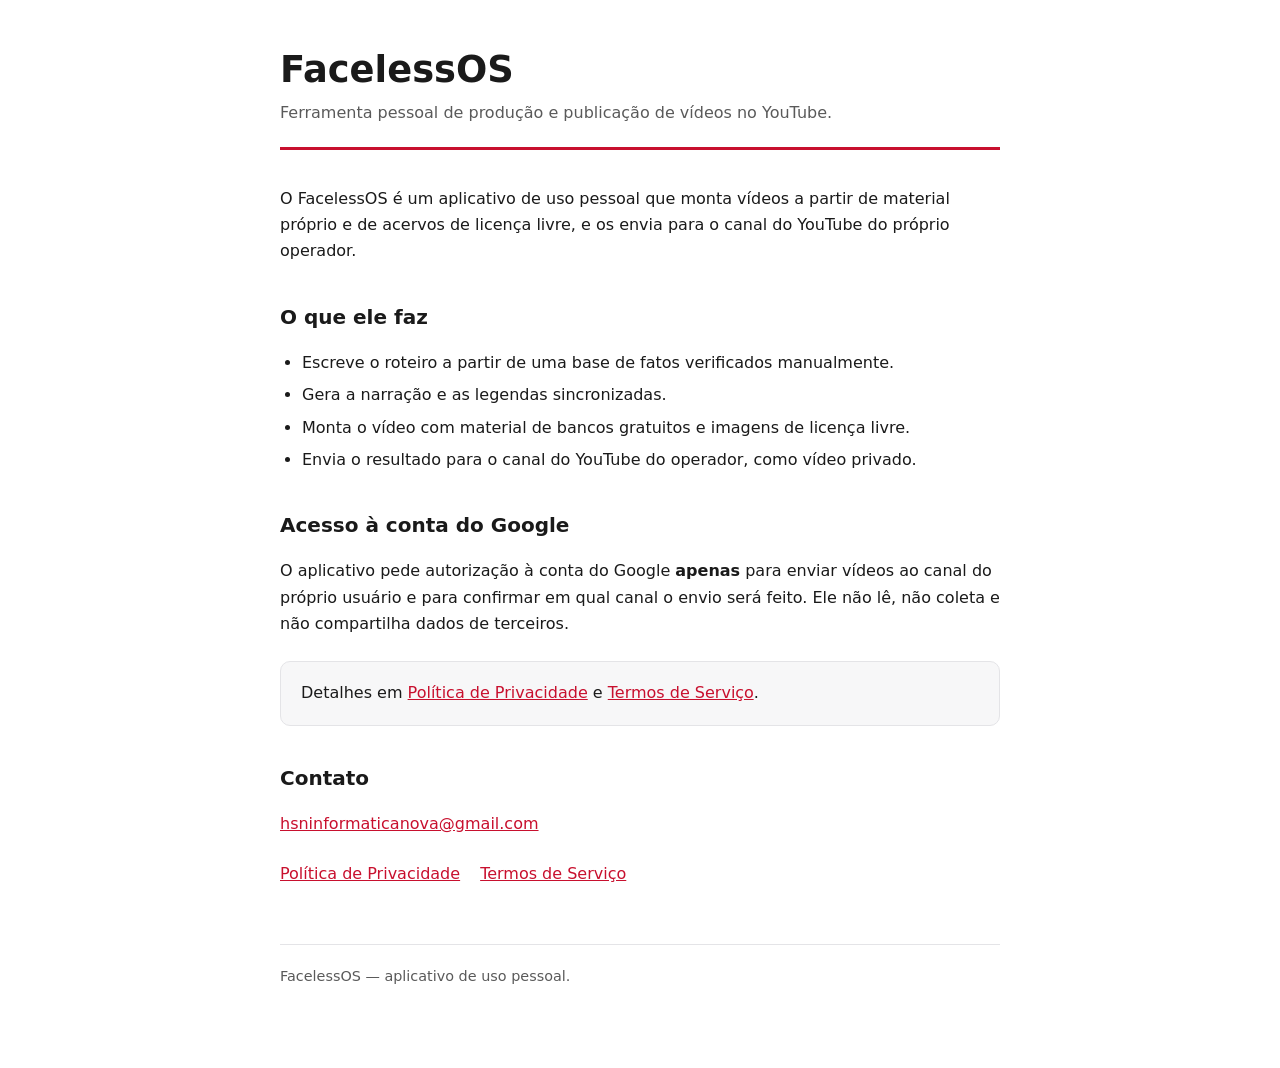
<file: index.html>
<!DOCTYPE html>
<html lang="pt-BR">
<head>
<meta charset="utf-8">
<meta name="viewport" content="width=device-width, initial-scale=1">
<!-- Verificação de propriedade no Google Search Console. Necessária para
     declarar github.io como domínio autorizado na tela de permissão OAuth.
     Não remover: sem ela o app volta a não poder ser publicado. -->
<meta name="google-site-verification" content="3DwY3MxEyoL3r9pAj_pKpSzbx9OA59x1wfsoEc50W54" />
<title>FacelessOS</title>
<meta name="description" content="Ferramenta pessoal de produção e publicação de vídeos no YouTube.">
<link rel="stylesheet" href="style.css">
</head>
<body>
<main>
  <header>
    <h1>FacelessOS</h1>
    <p class="sub">Ferramenta pessoal de produção e publicação de vídeos no YouTube.</p>
  </header>

  <p>
    O FacelessOS é um aplicativo de uso pessoal que monta vídeos a partir de
    material próprio e de acervos de licença livre, e os envia para o canal do
    YouTube do próprio operador.
  </p>

  <h2>O que ele faz</h2>
  <ul>
    <li>Escreve o roteiro a partir de uma base de fatos verificados manualmente.</li>
    <li>Gera a narração e as legendas sincronizadas.</li>
    <li>Monta o vídeo com material de bancos gratuitos e imagens de licença livre.</li>
    <li>Envia o resultado para o canal do YouTube do operador, como vídeo privado.</li>
  </ul>

  <h2>Acesso à conta do Google</h2>
  <p>
    O aplicativo pede autorização à conta do Google <strong>apenas</strong> para
    enviar vídeos ao canal do próprio usuário e para confirmar em qual canal o
    envio será feito. Ele não lê, não coleta e não compartilha dados de
    terceiros.
  </p>

  <div class="caixa">
    <p style="margin:0">
      Detalhes em <a href="privacidade.html">Política de Privacidade</a> e
      <a href="termos.html">Termos de Serviço</a>.
    </p>
  </div>

  <h2>Contato</h2>
  <p>
    <a href="mailto:hsninformaticanova@gmail.com">hsninformaticanova@gmail.com</a>
  </p>

  <nav>
    <a href="privacidade.html">Política de Privacidade</a>
    <a href="termos.html">Termos de Serviço</a>
  </nav>

  <footer>FacelessOS — aplicativo de uso pessoal.</footer>
</main>
</body>
</html>
</file>
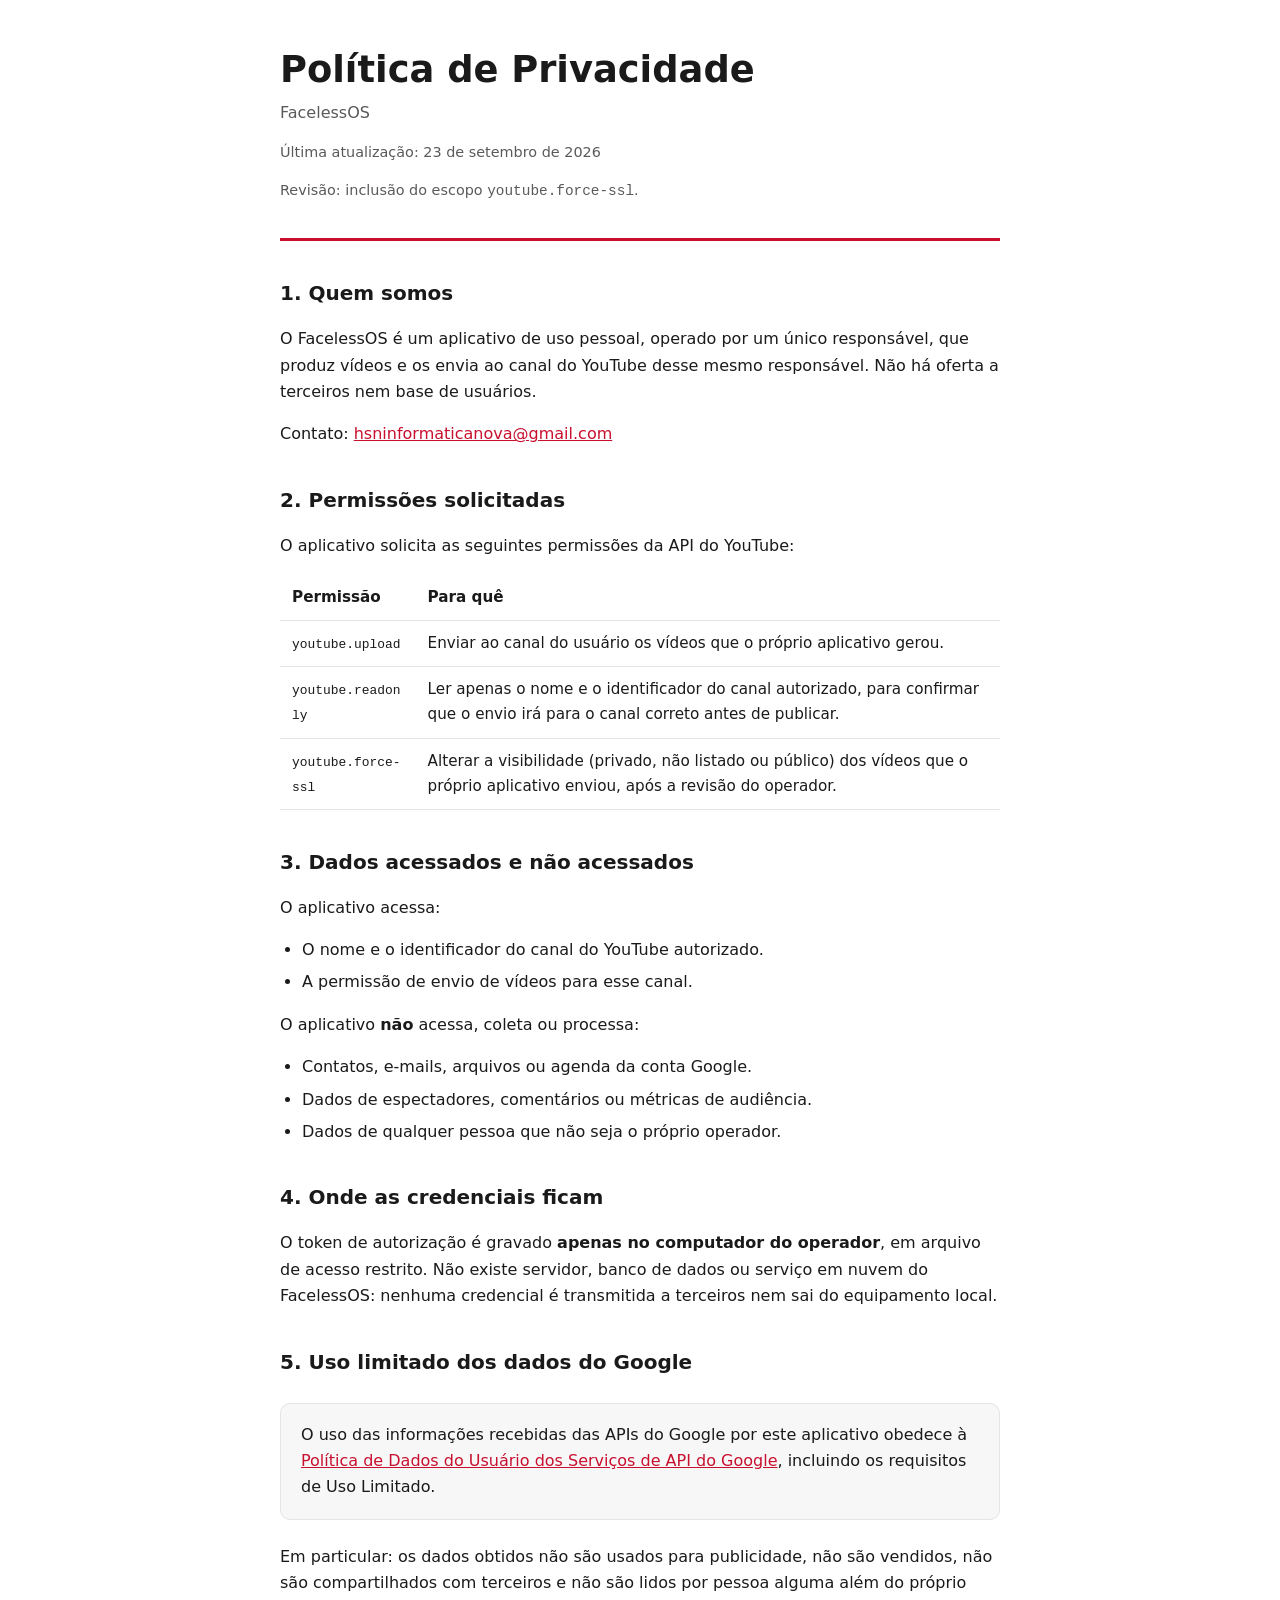
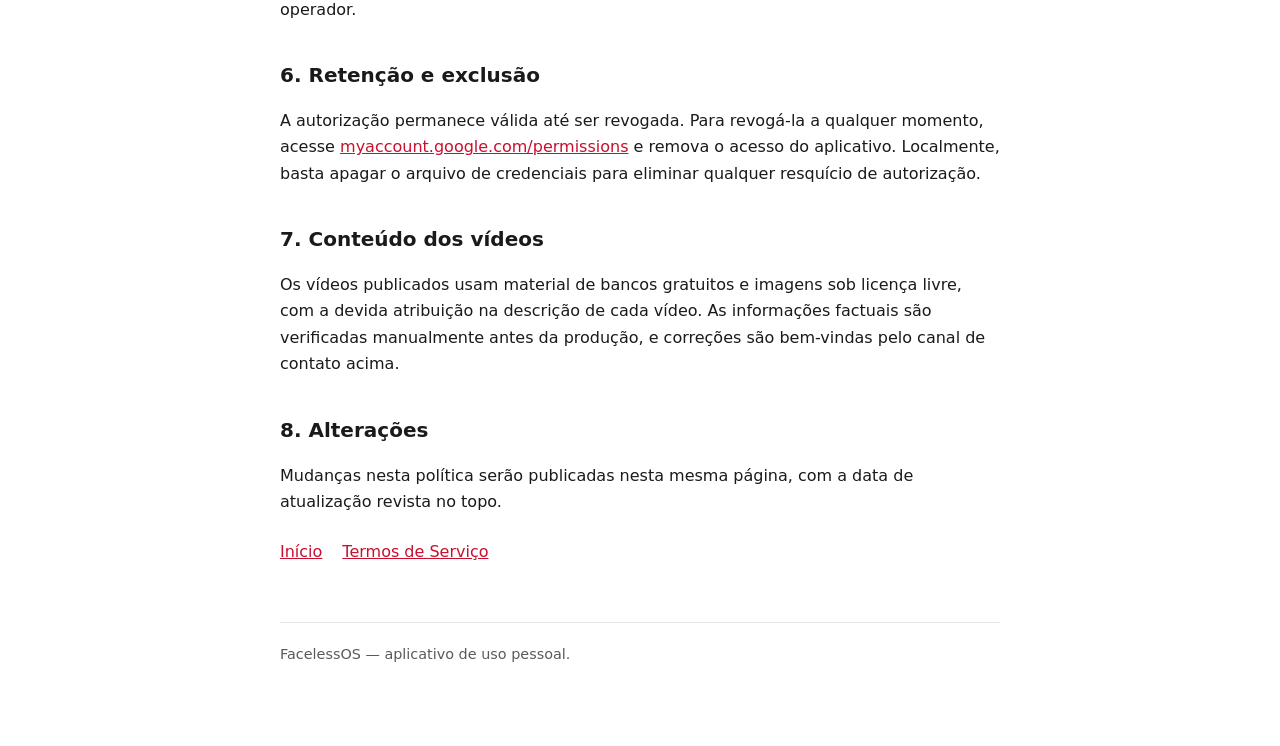
<file: privacidade.html>
<!DOCTYPE html>
<html lang="pt-BR">
<head>
<meta charset="utf-8">
<meta name="viewport" content="width=device-width, initial-scale=1">
<title>Política de Privacidade — FacelessOS</title>
<meta name="description" content="Como o FacelessOS trata os dados acessados na conta do Google.">
<link rel="stylesheet" href="style.css">
</head>
<body>
<main>
  <header>
    <h1>Política de Privacidade</h1>
    <p class="sub">FacelessOS</p>
    <p class="data">Última atualização: 23 de setembro de 2026</p>
    <p class="data">Revisão: inclusão do escopo <code>youtube.force-ssl</code>.</p>
  </header>

  <h2>1. Quem somos</h2>
  <p>
    O FacelessOS é um aplicativo de uso pessoal, operado por um único
    responsável, que produz vídeos e os envia ao canal do YouTube desse mesmo
    responsável. Não há oferta a terceiros nem base de usuários.
  </p>
  <p>
    Contato: <a href="mailto:hsninformaticanova@gmail.com">hsninformaticanova@gmail.com</a>
  </p>

  <h2>2. Permissões solicitadas</h2>
  <p>O aplicativo solicita as seguintes permissões da API do YouTube:</p>

  <table>
    <thead>
      <tr><th>Permissão</th><th>Para quê</th></tr>
    </thead>
    <tbody>
      <tr>
        <td><code>youtube.upload</code></td>
        <td>Enviar ao canal do usuário os vídeos que o próprio aplicativo gerou.</td>
      </tr>
      <tr>
        <td><code>youtube.readonly</code></td>
        <td>
          Ler apenas o nome e o identificador do canal autorizado, para
          confirmar que o envio irá para o canal correto antes de publicar.
        </td>
      </tr>
      <tr>
        <td><code>youtube.force-ssl</code></td>
        <td>
          Alterar a visibilidade (privado, não listado ou público) dos vídeos
          que o próprio aplicativo enviou, após a revisão do operador.
        </td>
      </tr>
    </tbody>
  </table>

  <h2>3. Dados acessados e não acessados</h2>
  <p>O aplicativo acessa:</p>
  <ul>
    <li>O nome e o identificador do canal do YouTube autorizado.</li>
    <li>A permissão de envio de vídeos para esse canal.</li>
  </ul>

  <p>O aplicativo <strong>não</strong> acessa, coleta ou processa:</p>
  <ul>
    <li>Contatos, e-mails, arquivos ou agenda da conta Google.</li>
    <li>Dados de espectadores, comentários ou métricas de audiência.</li>
    <li>Dados de qualquer pessoa que não seja o próprio operador.</li>
  </ul>

  <h2>4. Onde as credenciais ficam</h2>
  <p>
    O token de autorização é gravado <strong>apenas no computador do
    operador</strong>, em arquivo de acesso restrito. Não existe servidor,
    banco de dados ou serviço em nuvem do FacelessOS: nenhuma credencial é
    transmitida a terceiros nem sai do equipamento local.
  </p>

  <h2>5. Uso limitado dos dados do Google</h2>
  <div class="caixa">
    <p style="margin:0">
      O uso das informações recebidas das APIs do Google por este aplicativo
      obedece à
      <a href="https://developers.google.com/terms/api-services-user-data-policy" rel="noopener">
        Política de Dados do Usuário dos Serviços de API do Google</a>,
      incluindo os requisitos de Uso Limitado.
    </p>
  </div>
  <p>
    Em particular: os dados obtidos não são usados para publicidade, não são
    vendidos, não são compartilhados com terceiros e não são lidos por
    pessoa alguma além do próprio operador.
  </p>

  <h2>6. Retenção e exclusão</h2>
  <p>
    A autorização permanece válida até ser revogada. Para revogá-la a qualquer
    momento, acesse
    <a href="https://myaccount.google.com/permissions" rel="noopener">
      myaccount.google.com/permissions</a>
    e remova o acesso do aplicativo. Localmente, basta apagar o arquivo de
    credenciais para eliminar qualquer resquício de autorização.
  </p>

  <h2>7. Conteúdo dos vídeos</h2>
  <p>
    Os vídeos publicados usam material de bancos gratuitos e imagens sob
    licença livre, com a devida atribuição na descrição de cada vídeo. As
    informações factuais são verificadas manualmente antes da produção, e
    correções são bem-vindas pelo canal de contato acima.
  </p>

  <h2>8. Alterações</h2>
  <p>
    Mudanças nesta política serão publicadas nesta mesma página, com a data de
    atualização revista no topo.
  </p>

  <nav>
    <a href="index.html">Início</a>
    <a href="termos.html">Termos de Serviço</a>
  </nav>

  <footer>FacelessOS — aplicativo de uso pessoal.</footer>
</main>
</body>
</html>
</file>
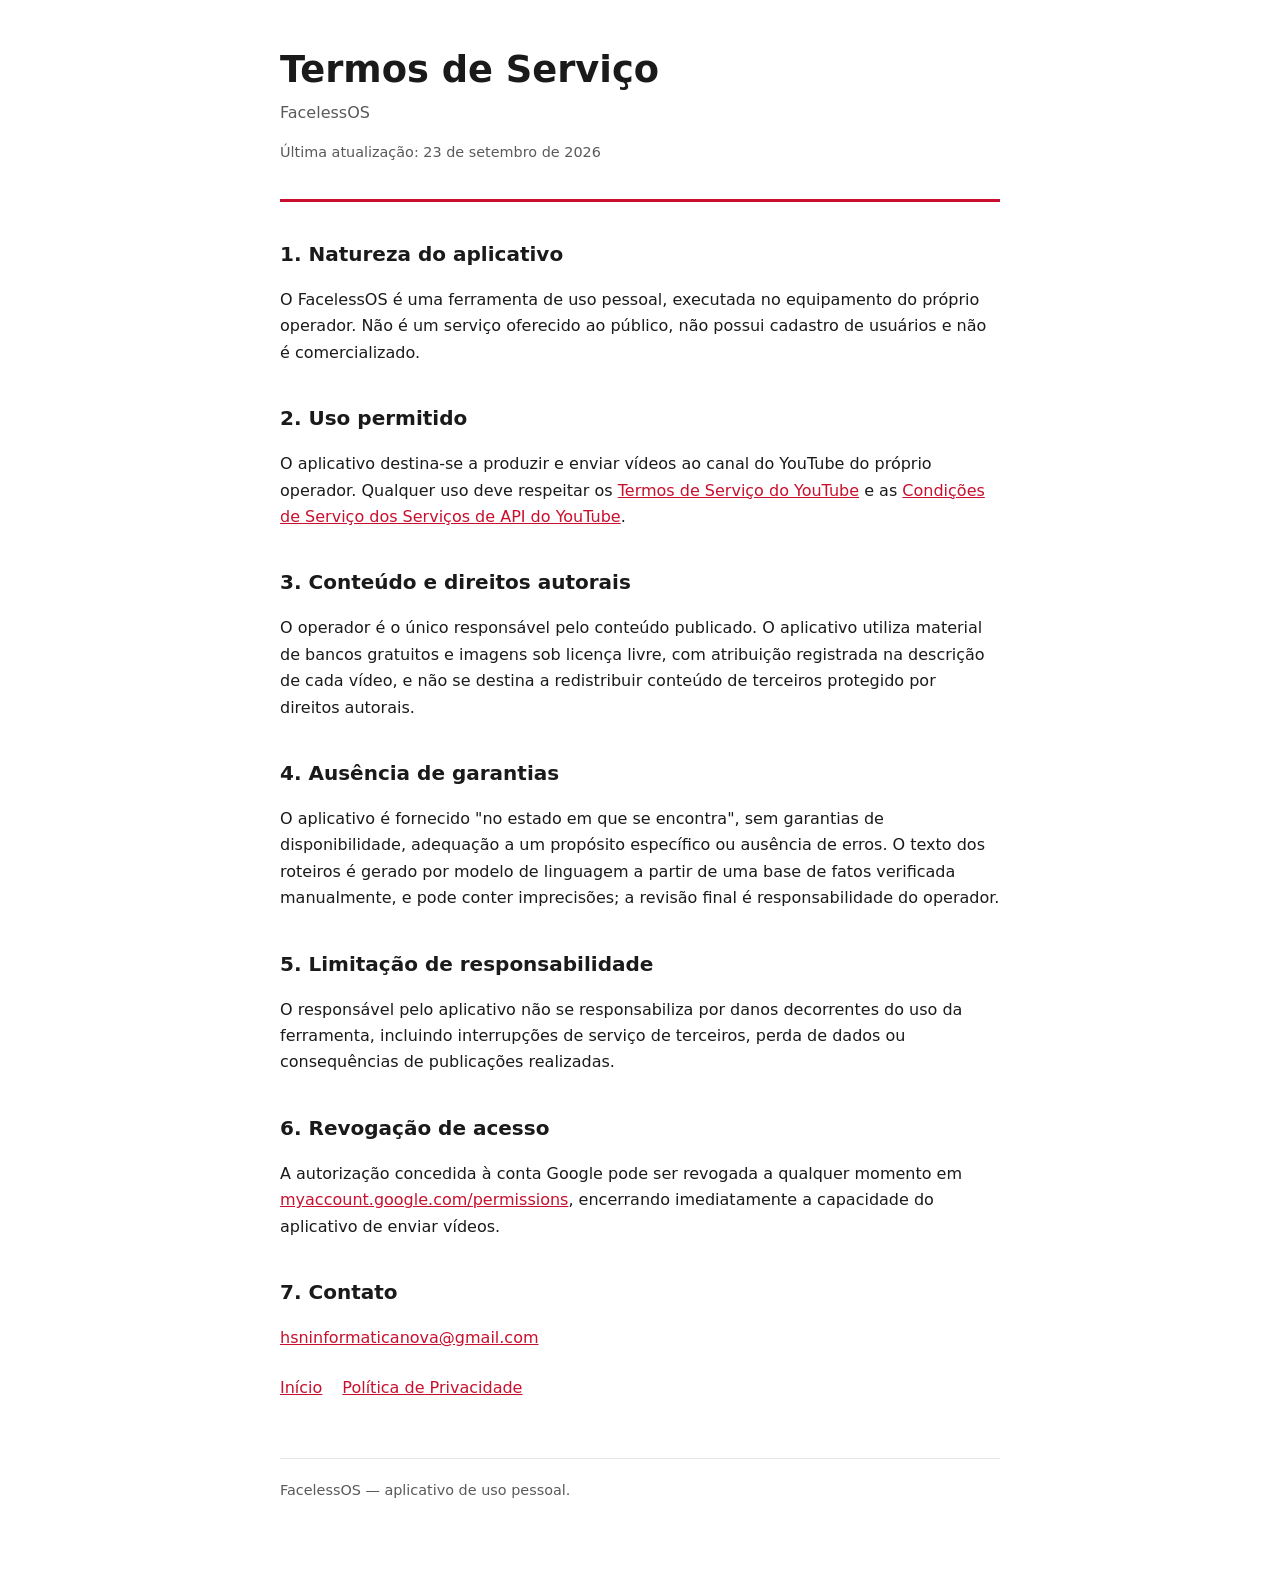
<file: termos.html>
<!DOCTYPE html>
<html lang="pt-BR">
<head>
<meta charset="utf-8">
<meta name="viewport" content="width=device-width, initial-scale=1">
<title>Termos de Serviço — FacelessOS</title>
<meta name="description" content="Condições de uso do FacelessOS.">
<link rel="stylesheet" href="style.css">
</head>
<body>
<main>
  <header>
    <h1>Termos de Serviço</h1>
    <p class="sub">FacelessOS</p>
    <p class="data">Última atualização: 23 de setembro de 2026</p>
  </header>

  <h2>1. Natureza do aplicativo</h2>
  <p>
    O FacelessOS é uma ferramenta de uso pessoal, executada no equipamento do
    próprio operador. Não é um serviço oferecido ao público, não possui
    cadastro de usuários e não é comercializado.
  </p>

  <h2>2. Uso permitido</h2>
  <p>
    O aplicativo destina-se a produzir e enviar vídeos ao canal do YouTube do
    próprio operador. Qualquer uso deve respeitar os
    <a href="https://www.youtube.com/t/terms" rel="noopener">Termos de Serviço do YouTube</a>
    e as
    <a href="https://developers.google.com/youtube/terms/api-services-terms-of-service" rel="noopener">
      Condições de Serviço dos Serviços de API do YouTube</a>.
  </p>

  <h2>3. Conteúdo e direitos autorais</h2>
  <p>
    O operador é o único responsável pelo conteúdo publicado. O aplicativo
    utiliza material de bancos gratuitos e imagens sob licença livre, com
    atribuição registrada na descrição de cada vídeo, e não se destina a
    redistribuir conteúdo de terceiros protegido por direitos autorais.
  </p>

  <h2>4. Ausência de garantias</h2>
  <p>
    O aplicativo é fornecido "no estado em que se encontra", sem garantias de
    disponibilidade, adequação a um propósito específico ou ausência de erros.
    O texto dos roteiros é gerado por modelo de linguagem a partir de uma base
    de fatos verificada manualmente, e pode conter imprecisões; a revisão
    final é responsabilidade do operador.
  </p>

  <h2>5. Limitação de responsabilidade</h2>
  <p>
    O responsável pelo aplicativo não se responsabiliza por danos decorrentes
    do uso da ferramenta, incluindo interrupções de serviço de terceiros,
    perda de dados ou consequências de publicações realizadas.
  </p>

  <h2>6. Revogação de acesso</h2>
  <p>
    A autorização concedida à conta Google pode ser revogada a qualquer momento
    em <a href="https://myaccount.google.com/permissions" rel="noopener">
    myaccount.google.com/permissions</a>, encerrando imediatamente a capacidade
    do aplicativo de enviar vídeos.
  </p>

  <h2>7. Contato</h2>
  <p>
    <a href="mailto:hsninformaticanova@gmail.com">hsninformaticanova@gmail.com</a>
  </p>

  <nav>
    <a href="index.html">Início</a>
    <a href="privacidade.html">Política de Privacidade</a>
  </nav>

  <footer>FacelessOS — aplicativo de uso pessoal.</footer>
</main>
</body>
</html>
</file>
<file: style.css>
:root {
  --fundo: #ffffff;
  --texto: #1a1a1a;
  --suave: #5a5a5a;
  --borda: #e4e4e7;
  --destaque: #c8102e;
  --caixa: #f7f7f8;
}

@media (prefers-color-scheme: dark) {
  :root {
    --fundo: #111113;
    --texto: #ededef;
    --suave: #a1a1aa;
    --borda: #2a2a2e;
    --destaque: #f05062;
    --caixa: #19191c;
  }
}

* { box-sizing: border-box; }

body {
  margin: 0;
  padding: 0 16px;
  background: var(--fundo);
  color: var(--texto);
  font: 16px/1.65 system-ui, -apple-system, "Segoe UI", Roboto, sans-serif;
}

main {
  max-width: 720px;
  margin: 0 auto;
  padding: 48px 0 80px;
}

header {
  border-bottom: 3px solid var(--destaque);
  padding-bottom: 20px;
  margin-bottom: 36px;
}

h1 { font-size: clamp(1.7rem, 5vw, 2.3rem); line-height: 1.2; margin: 0 0 8px; }
h2 { font-size: 1.25rem; margin: 36px 0 12px; }
h3 { font-size: 1.05rem; margin: 24px 0 8px; }

.sub { color: var(--suave); margin: 0; }
.data { color: var(--suave); font-size: .9rem; }

a { color: var(--destaque); }

nav { margin: 24px 0 0; display: flex; gap: 20px; flex-wrap: wrap; }

.caixa {
  background: var(--caixa);
  border: 1px solid var(--borda);
  border-radius: 10px;
  padding: 18px 20px;
  margin: 24px 0;
}

table { width: 100%; border-collapse: collapse; margin: 16px 0; font-size: .95rem; }
th, td { text-align: left; padding: 10px 12px; border-bottom: 1px solid var(--borda); }
th { font-weight: 600; }
td code { font-size: .85em; word-break: break-all; }

ul { padding-left: 22px; }
li { margin: 6px 0; }

footer {
  margin-top: 56px;
  padding-top: 20px;
  border-top: 1px solid var(--borda);
  color: var(--suave);
  font-size: .9rem;
}
</file>
